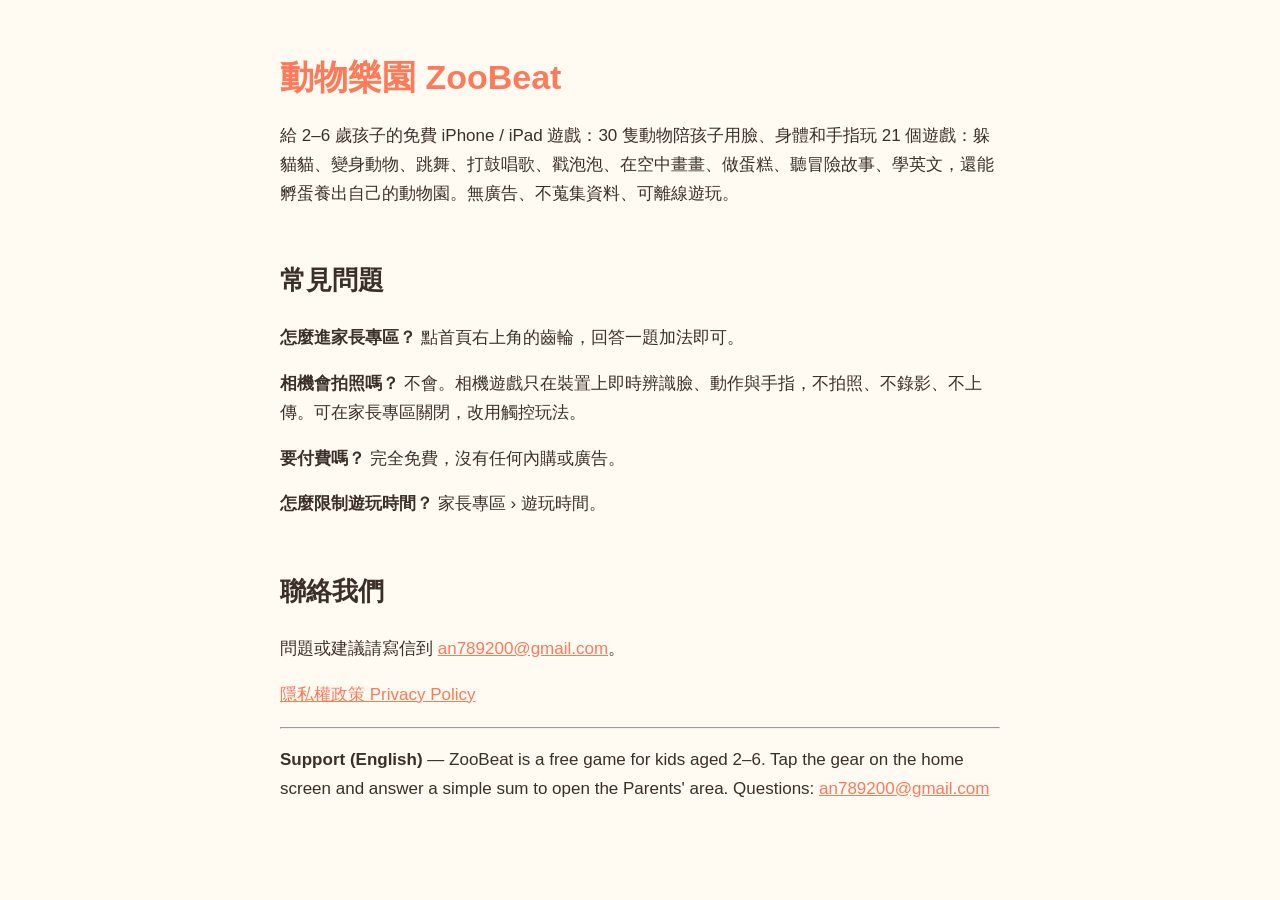
<file: index.html>
<!doctype html><html lang="zh-Hant"><head><meta charset="utf-8"><meta name="viewport" content="width=device-width,initial-scale=1">
<title>動物樂園 ZooBeat</title><link rel="stylesheet" href="style.css"></head><body><main>
<h1>動物樂園 ZooBeat</h1>
<p>給 2–6 歲孩子的免費 iPhone / iPad 遊戲：30 隻動物陪孩子用臉、身體和手指玩 21 個遊戲：躲貓貓、變身動物、跳舞、打鼓唱歌、戳泡泡、在空中畫畫、做蛋糕、聽冒險故事、學英文，還能孵蛋養出自己的動物園。無廣告、不蒐集資料、可離線遊玩。</p>
<h2>常見問題</h2>
<p><b>怎麼進家長專區？</b> 點首頁右上角的齒輪，回答一題加法即可。</p>
<p><b>相機會拍照嗎？</b> 不會。相機遊戲只在裝置上即時辨識臉、動作與手指，不拍照、不錄影、不上傳。可在家長專區關閉，改用觸控玩法。</p>
<p><b>要付費嗎？</b> 完全免費，沒有任何內購或廣告。</p>
<p><b>怎麼限制遊玩時間？</b> 家長專區 › 遊玩時間。</p>
<h2>聯絡我們</h2>
<p>問題或建議請寫信到 <a href="mailto:an789200@gmail.com">an789200@gmail.com</a>。</p>
<p><a href="privacy.html">隱私權政策 Privacy Policy</a></p>
<hr><p lang="en"><b>Support (English)</b> — ZooBeat is a free game for kids aged 2–6. Tap the gear on the home screen and answer a simple sum to open the Parents' area. Questions: <a href="mailto:an789200@gmail.com">an789200@gmail.com</a></p>
</main></body></html>
</file>
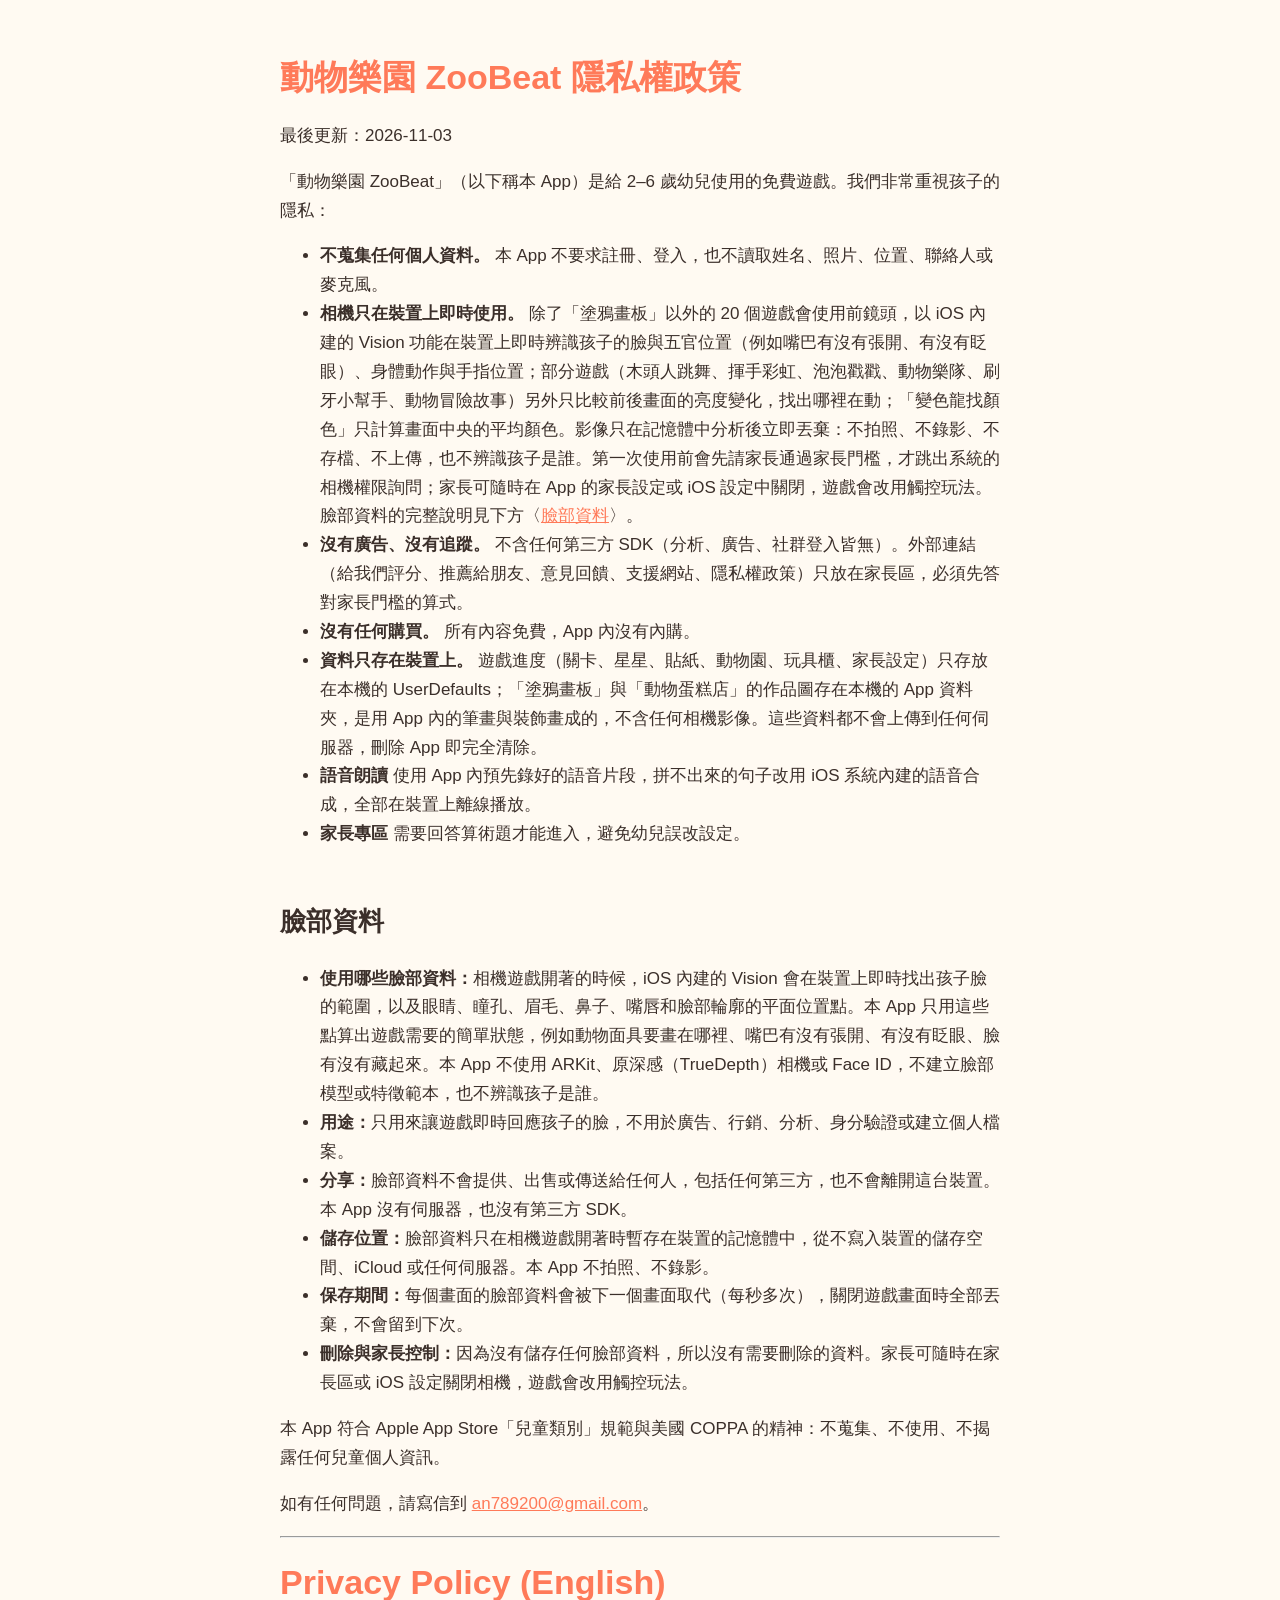
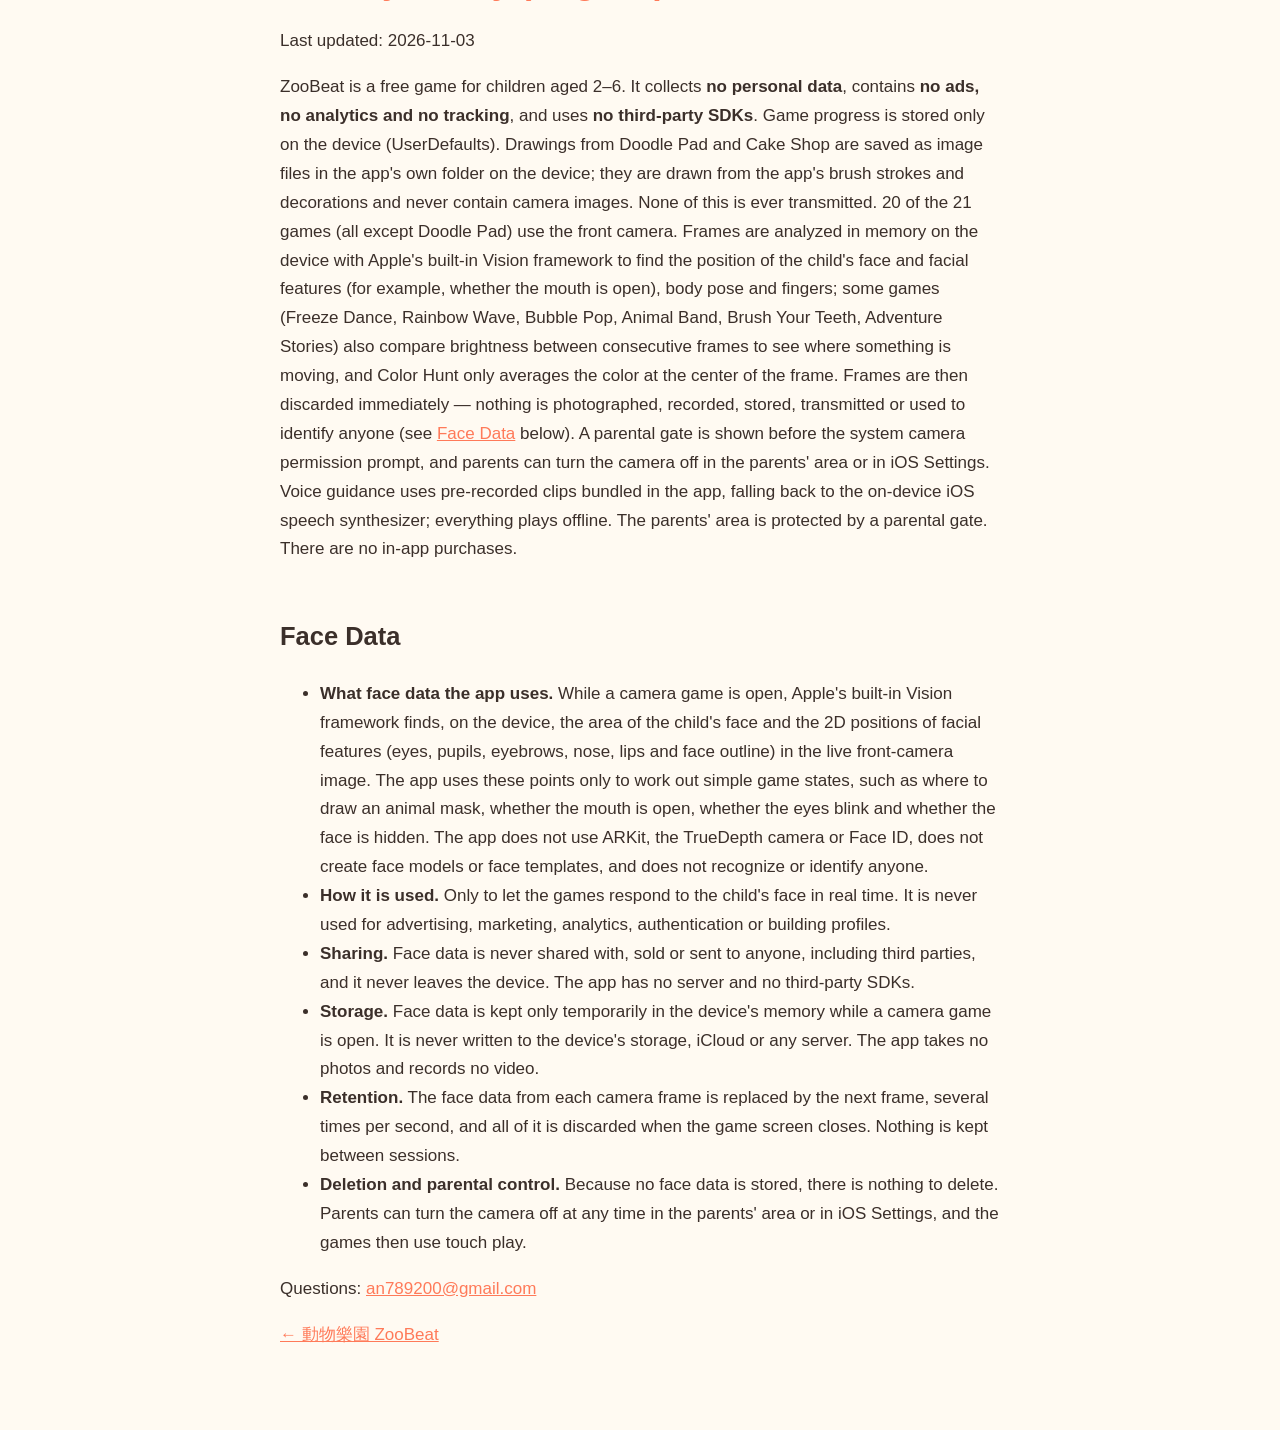
<file: privacy.html>
<!doctype html><html lang="zh-Hant"><head><meta charset="utf-8"><meta name="viewport" content="width=device-width,initial-scale=1">
<title>隱私權政策 ZooBeat</title><link rel="stylesheet" href="style.css"></head><body><main>
<h1>動物樂園 ZooBeat 隱私權政策</h1>
<p>最後更新：2026-11-03</p>
<p>「動物樂園 ZooBeat」（以下稱本 App）是給 2–6 歲幼兒使用的免費遊戲。我們非常重視孩子的隱私：</p>
<ul>
<li><b>不蒐集任何個人資料。</b> 本 App 不要求註冊、登入，也不讀取姓名、照片、位置、聯絡人或麥克風。</li>
<li><b>相機只在裝置上即時使用。</b> 除了「塗鴉畫板」以外的 20 個遊戲會使用前鏡頭，以 iOS 內建的 Vision 功能在裝置上即時辨識孩子的臉與五官位置（例如嘴巴有沒有張開、有沒有眨眼）、身體動作與手指位置；部分遊戲（木頭人跳舞、揮手彩虹、泡泡戳戳、動物樂隊、刷牙小幫手、動物冒險故事）另外只比較前後畫面的亮度變化，找出哪裡在動；「變色龍找顏色」只計算畫面中央的平均顏色。影像只在記憶體中分析後立即丟棄：不拍照、不錄影、不存檔、不上傳，也不辨識孩子是誰。第一次使用前會先請家長通過家長門檻，才跳出系統的相機權限詢問；家長可隨時在 App 的家長設定或 iOS 設定中關閉，遊戲會改用觸控玩法。臉部資料的完整說明見下方〈<a href="#face-data-zh">臉部資料</a>〉。</li>
<li><b>沒有廣告、沒有追蹤。</b> 不含任何第三方 SDK（分析、廣告、社群登入皆無）。外部連結（給我們評分、推薦給朋友、意見回饋、支援網站、隱私權政策）只放在家長區，必須先答對家長門檻的算式。</li>
<li><b>沒有任何購買。</b> 所有內容免費，App 內沒有內購。</li>
<li><b>資料只存在裝置上。</b> 遊戲進度（關卡、星星、貼紙、動物園、玩具櫃、家長設定）只存放在本機的 UserDefaults；「塗鴉畫板」與「動物蛋糕店」的作品圖存在本機的 App 資料夾，是用 App 內的筆畫與裝飾畫成的，不含任何相機影像。這些資料都不會上傳到任何伺服器，刪除 App 即完全清除。</li>
<li><b>語音朗讀</b> 使用 App 內預先錄好的語音片段，拼不出來的句子改用 iOS 系統內建的語音合成，全部在裝置上離線播放。</li>
<li><b>家長專區</b> 需要回答算術題才能進入，避免幼兒誤改設定。</li>
</ul>
<h2 id="face-data-zh">臉部資料</h2>
<ul>
<li><b>使用哪些臉部資料：</b>相機遊戲開著的時候，iOS 內建的 Vision 會在裝置上即時找出孩子臉的範圍，以及眼睛、瞳孔、眉毛、鼻子、嘴唇和臉部輪廓的平面位置點。本 App 只用這些點算出遊戲需要的簡單狀態，例如動物面具要畫在哪裡、嘴巴有沒有張開、有沒有眨眼、臉有沒有藏起來。本 App 不使用 ARKit、原深感（TrueDepth）相機或 Face ID，不建立臉部模型或特徵範本，也不辨識孩子是誰。</li>
<li><b>用途：</b>只用來讓遊戲即時回應孩子的臉，不用於廣告、行銷、分析、身分驗證或建立個人檔案。</li>
<li><b>分享：</b>臉部資料不會提供、出售或傳送給任何人，包括任何第三方，也不會離開這台裝置。本 App 沒有伺服器，也沒有第三方 SDK。</li>
<li><b>儲存位置：</b>臉部資料只在相機遊戲開著時暫存在裝置的記憶體中，從不寫入裝置的儲存空間、iCloud 或任何伺服器。本 App 不拍照、不錄影。</li>
<li><b>保存期間：</b>每個畫面的臉部資料會被下一個畫面取代（每秒多次），關閉遊戲畫面時全部丟棄，不會留到下次。</li>
<li><b>刪除與家長控制：</b>因為沒有儲存任何臉部資料，所以沒有需要刪除的資料。家長可隨時在家長區或 iOS 設定關閉相機，遊戲會改用觸控玩法。</li>
</ul>
<p>本 App 符合 Apple App Store「兒童類別」規範與美國 COPPA 的精神：不蒐集、不使用、不揭露任何兒童個人資訊。</p>
<p>如有任何問題，請寫信到 <a href="mailto:an789200@gmail.com">an789200@gmail.com</a>。</p>
<hr>
<h1>Privacy Policy (English)</h1>
<p>Last updated: 2026-11-03</p>
<p>ZooBeat is a free game for children aged 2–6. It collects <b>no personal data</b>, contains <b>no ads, no analytics and no tracking</b>, and uses <b>no third-party SDKs</b>. Game progress is stored only on the device (UserDefaults). Drawings from Doodle Pad and Cake Shop are saved as image files in the app&#x27;s own folder on the device; they are drawn from the app&#x27;s brush strokes and decorations and never contain camera images. None of this is ever transmitted. 20 of the 21 games (all except Doodle Pad) use the front camera. Frames are analyzed in memory on the device with Apple&#x27;s built-in Vision framework to find the position of the child&#x27;s face and facial features (for example, whether the mouth is open), body pose and fingers; some games (Freeze Dance, Rainbow Wave, Bubble Pop, Animal Band, Brush Your Teeth, Adventure Stories) also compare brightness between consecutive frames to see where something is moving, and Color Hunt only averages the color at the center of the frame. Frames are then discarded immediately — nothing is photographed, recorded, stored, transmitted or used to identify anyone (see <a href="#face-data">Face Data</a> below). A parental gate is shown before the system camera permission prompt, and parents can turn the camera off in the parents&#x27; area or in iOS Settings. Voice guidance uses pre-recorded clips bundled in the app, falling back to the on-device iOS speech synthesizer; everything plays offline. The parents&#x27; area is protected by a parental gate. There are no in-app purchases.</p>
<h2 id="face-data">Face Data</h2>
<ul>
<li><b>What face data the app uses.</b> While a camera game is open, Apple&#x27;s built-in Vision framework finds, on the device, the area of the child&#x27;s face and the 2D positions of facial features (eyes, pupils, eyebrows, nose, lips and face outline) in the live front-camera image. The app uses these points only to work out simple game states, such as where to draw an animal mask, whether the mouth is open, whether the eyes blink and whether the face is hidden. The app does not use ARKit, the TrueDepth camera or Face ID, does not create face models or face templates, and does not recognize or identify anyone.</li>
<li><b>How it is used.</b> Only to let the games respond to the child&#x27;s face in real time. It is never used for advertising, marketing, analytics, authentication or building profiles.</li>
<li><b>Sharing.</b> Face data is never shared with, sold or sent to anyone, including third parties, and it never leaves the device. The app has no server and no third-party SDKs.</li>
<li><b>Storage.</b> Face data is kept only temporarily in the device&#x27;s memory while a camera game is open. It is never written to the device&#x27;s storage, iCloud or any server. The app takes no photos and records no video.</li>
<li><b>Retention.</b> The face data from each camera frame is replaced by the next frame, several times per second, and all of it is discarded when the game screen closes. Nothing is kept between sessions.</li>
<li><b>Deletion and parental control.</b> Because no face data is stored, there is nothing to delete. Parents can turn the camera off at any time in the parents&#x27; area or in iOS Settings, and the games then use touch play.</li>
</ul>
<p>Questions: <a href="mailto:an789200@gmail.com">an789200@gmail.com</a></p>
<p><a href="index.html">← 動物樂園 ZooBeat</a></p>
</main></body></html>
</file>
<file: style.css>
:root{--bg:#fffaf2;--ink:#3b2f2a;--muted:#7a6a60;--accent:#ff7a59}
@media (prefers-color-scheme:dark){:root{--bg:#1e1a17;--ink:#f3ebe4;--muted:#b8a99e;--accent:#ff9a7f}}
body{margin:0;background:var(--bg);color:var(--ink);font:17px/1.7 -apple-system,"PingFang TC",sans-serif}
main{max-width:720px;margin:0 auto;padding:32px 16px 64px}
h1{color:var(--accent);line-height:1.3}h2{margin-top:2em}
a{color:var(--accent)}small,.muted{color:var(--muted)}
</file>
